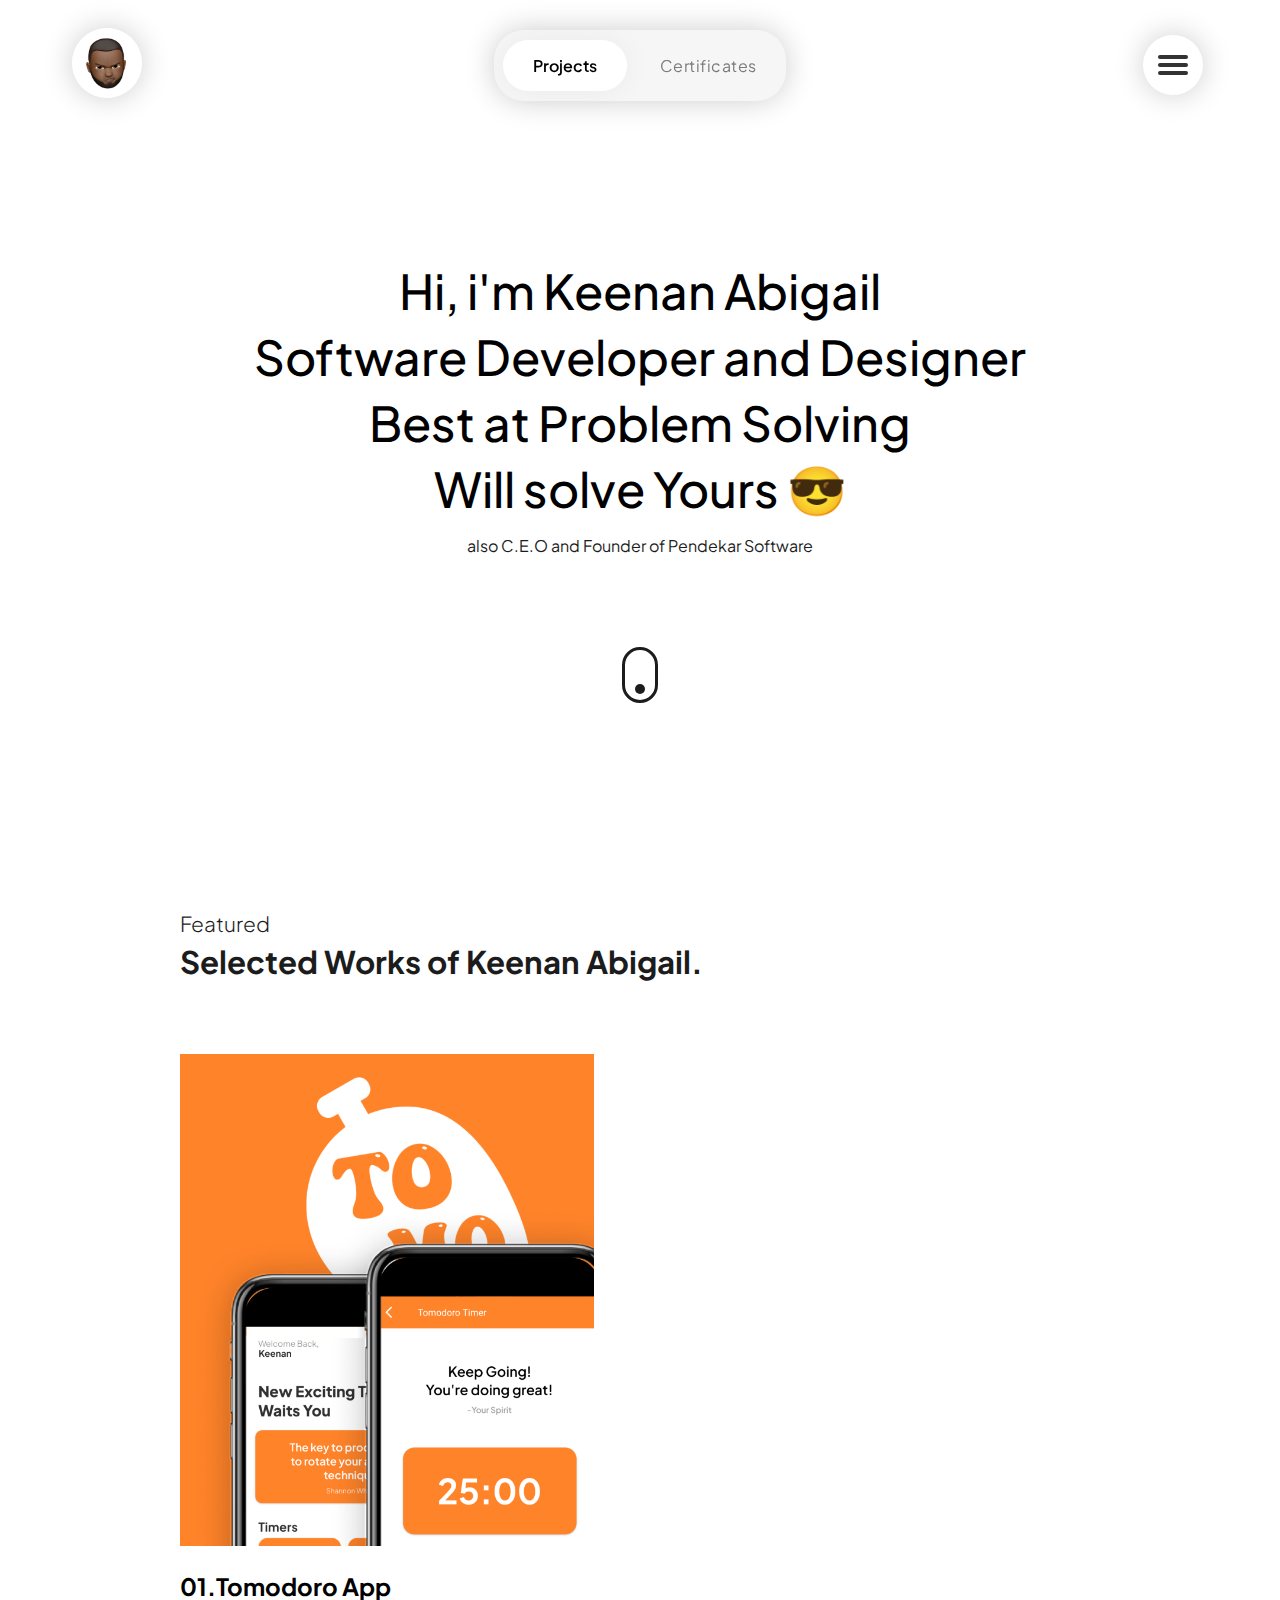
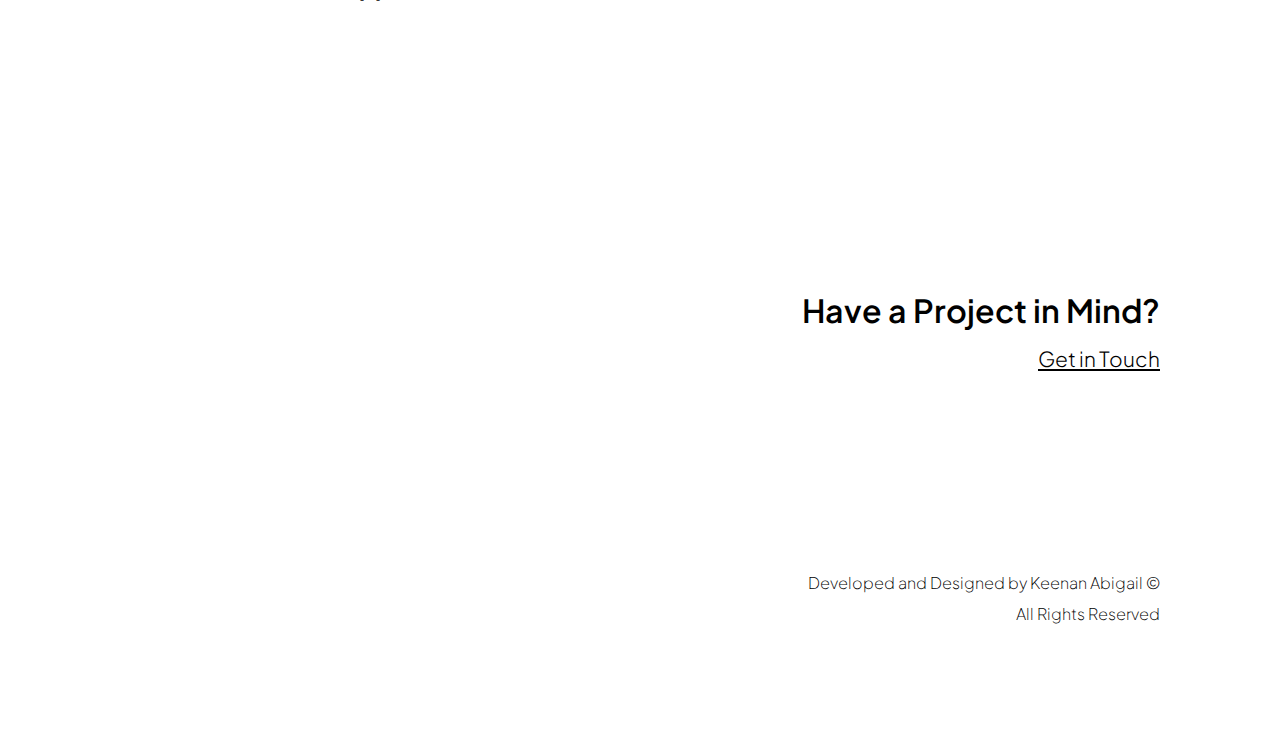
<file: index.html>
<!DOCTYPE html>
<html lang="en">

<head>
    <meta charset="UTF-8">
    <meta name="viewport" content="width=, initial-scale=1.0">

    <!-- LogoIcon -->
    <link rel="shortcut icon" href="assets/Frame 6.png" \type="image/x-icon">

    <!-- Fonts -->
    <link rel="preconnect" href="https://fonts.googleapis.com">
    <link rel="preconnect" href="https://fonts.gstatic.com" crossorigin>
    <link
        href="https://fonts.googleapis.com/css2?family=Inter:wght@100;200;300;400;500;600;700;800;900&family=Plus+Jakarta+Sans:ital,wght@0,200;0,300;0,400;0,500;0,600;0,700;0,800;1,200;1,300;1,400;1,500;1,600;1,700;1,800&family=Poppins:wght@100;200;300;400;500;600;700;800;900&family=Space+Grotesk:wght@300;400;500;600;700&display=swap"
        rel="stylesheet">

    <!-- CSS Style Sheet -->
    <link rel="stylesheet" href="style/index.css">
    <title>Keenan Abigail</title>
</head>

<body>

    <!-- todo Navbar -->
    <div class="navbar-wrapper">
        <div class="navbar">
            <div class="navbar-logo" id="logo">
                <div class="img-logo">
                    <img id="imgsup" src="assets/Interactivesup-before.png" alt="" width="70px">
                </div>

            </div>

            <div class="navbar-item">
                <div class="list-item">
                    <ul>
                        <li><a class="txt-home" href="#" id="projek">Projects</a></li>
                        <li><a class="txt" href="#" id="serti">Certificates</a></li>
                        <!-- <li><a class="txt" href="#experience">Experience</a></li>
                        <li><a class="txt" href="#project">Project</a></li>
                        <li><a class="txt" href="#contact">contact</a></li> -->
                    </ul>

                </div>
            </div>

            <div class="navbar-portfolio">
                <div class="hamburger-menu" id="hamburger">
                    <div class="bar"></div>
                    <div class="bar"></div>
                    <div class="bar"></div>
                </div>
            </div>
        </div>

        <div class="hamburger-box">
            <div class="left">
                <div class="box-sup" id="sup">
                    <div class="container-sup" id="csup">
                        <div class="text-sup" id="tsup">
                            <p>Olá!</p>
                        </div>
                    </div>
                </div>
            </div>

            <div class="right">
                <div class="box-nav" id="box">
                    <div class="home-box" id="home">
                        <img src="assets/Home-Icon.png" alt="home-icon">
                        <h3>Home</h3>
                    </div>
                    <div class="about-box" id="about">
                        <img src="assets/About-Vector.png" alt="about-icon">
                        <h3>About</h3>
                    </div>
                </div>
            </div>
        </div>
    </div>

    <!-- todo Navbar -->

    <!-- todo Hero -->
    <div class="hero-block">
    </div>
    <div class="hero">
        <div class="text-hero">
            <p>Hi, i'm Keenan Abigail</p>
            <p>Software Developer and Designer</p>
            <p>Best at Problem Solving</p>
            <p>Will solve Yours 😎</p>

        </div>
        <div class="subtext-hero">
            <p>also C.E.O and Founder of Pendekar Software</p>
        </div>
    </div>

    <div class="slider-section">
        <div class="slider" id="slider">
            <div class="dot"></div>
        </div>
    </div>
    <!-- todo Hero -->

    <!-- todo Fill -->
    <div class="projects-container">
        <div class="projects-header">
            <div class="projects-sub">
                <p>Featured</p>
                <h2>Selected Works of Keenan Abigail.</h2>
            </div>
        </div>
        <div class="projects">
            <div class="project1">
                <div class="img-project" id="project1">
                    <div class="hover1" id="hoverpr1">
                        <p>Not Ready</p>
                    </div>
                </div>
                <h2 class="title-project1">01.Tomodoro App</h2>
            </div>
        </div>
    </div>
    <!-- todo Fill -->

    <!-- todo Footer -->
    <div class="footer">
        <div class="left-footer">
            <div class="image-gif">
                <h1>CONTACTS</h1>
            </div>
            <!-- <div class="text1">
                <h1>CONTACTS</h1>
            </div>
            <div class="text3">
                <h1>CONTACTS</h1>
            </div>
            <img src="https://abhishekjha.me/2020/photos/cont2.gif"></img>
            <div class="text2">
                <h1>CONTACTS</h1>
            </div> -->
        </div>
        <div class="right-footer">
            <p class="footer-title">Have a Project in Mind?</p>
            <p class="footer-link" id="link">Get in Touch</p>
            <p class="copyright1">Developed and Designed by Keenan Abigail ©</p>
            <p class="copyright2">All Rights Reserved</p>
        </div>
    </div>
    <!-- todo Footer -->

    <script src="javaScript/index.js"></script>
</body>

</html>
</file>
<file: style/index.css>
* {
    margin: 0;
    padding: 0;
    font-family: 'Plus Jakarta Sans', sans-serif;
}

/* make the Scroll behavior of HTML Smooth */
html {
    scroll-behavior: smooth;
}

body {
    overflow-x: hidden;
}

/* make the Navigation Bar */
.navbar-wrapper {
    position: fixed;
    z-index: 100;
}

.navbar {
    width: 100%;
    height: 10vh;
    display: flex;
    margin-top: 20px;
    justify-content: space-between;
}

.navbar-logo {
    width: 20%;
    height: 100%;
    display: flex;
    flex-direction: column;
    justify-content: center;
    align-items: center;
    box-shadow: 1px #0000003e;
    cursor: pointer;
    z-index: 100;
}

.navbar-logo :hover {
    scale: 105%;
    transition: 0.5s;
}

.navbar-logo img {
    border-radius: 100px;
    scale: 100%;
    box-shadow: 0px 0px 30px rgba(0, 0, 0, 0.2);
    transition: 0.5s;
}


.navbar-item {
    width: 80%;
    height: 100%;
    display: flex;
    justify-content: center;
    align-items: center;
    font-family: "Poppins";
    font-size: 18;
}

ul {
    list-style-type: none;
}

li {
    height: 500px;
    display: inline;
    margin-left: 5px;
}


li .txt-home {
    text-decoration: none;
    color: #000000;
    font-weight: 600;
    background-color: #fff;
    border-radius: 60px;
    padding: 15px 30px;
    box-shadow: 0px 0px 30px rgba(0, 0, 0, 0.05);
    transition: 0.5s;
}

.navbar-portfolio {
    width: 20%;
    height: 100%;
    display: flex;
    flex-direction: column;
    justify-content: center;
    align-items: center;
}

.list-item {
    background-color: #F6F6F6;
    border-radius: 30px;
    padding: 25px 4px;
    box-shadow: 0px 0px 30px rgba(0, 0, 0, 0.2);
}

.list-item .txt {
    position: relative;
    text-decoration: none;
    color: #7B7B7B;
    letter-spacing: 0.5px;
    padding: 30px 25px;
    transition: 0.5s;
}

.list-item .txt::after {
    content: '';
    position: absolute;
    background-color: #7B7B7B;
    /* height: 2px;
    width: 0%;
    left: 0;
    bottom: -7px; */
    transition: 0.3s;
}

.list-item .txt:hover {
    color: #000000;
    font-weight: 600;
}

.list-item .txt:hover::after {
    width: 100%;
}

/* Make a Hamburger Menu */
.hamburger-menu {
    width: 60px;
    height: 60px;
    background-color: #fff;
    border-radius: 50%;
    display: flex;
    flex-direction: column;
    justify-content: center;
    align-items: center;
    cursor: pointer;
    box-shadow: 0px 0px 30px rgba(0, 0, 0, 0.2);
    transition: 0.5s;

}

.bar {
    width: 30px;
    height: 4px;
    background-color: #333;
    margin: 2px;
    border-radius: 2px;
    transition: transform 0.4s ease;
}

.hamburger-menu:hover {
    scale: 120%;
    transition: 0.5s;
}

.hamburger-box {
    width: 100vw;
    height: 10vh;
    display: flex;
    justify-content: center;
}

/* make a sup when logo is clicked */
.left {
    width: 50vw;
    height: 10vh;
    display: flex;
    justify-content: flex-start;
}

.box-sup {
    visibility: hidden;
    display: flex;
    justify-content: center;
    align-items: center;
    margin-left: 105px;
    opacity: 0%;
    width: 65px;
    height: 35px;
    background: #1c1c1c;
    color: #ffffff;
    border-radius: 22px;
    transition: 0.5s;
}

.text-sup {
    font-size: 0.9em;
    padding: 5px 15px;
}

/* hide the Box Nav at start */
.right {
    width: 50vw;
    height: 10vw;
    display: flex;
    justify-content: flex-end;
}

.box-nav {
    visibility: hidden;
    display: flex;
    flex-direction: column;
    width: 110px;
    height: 80px;
    margin-right: -150px;
    border-radius: 12px;
    padding-left: 20px;
    background: #ffffff;
    box-shadow: 0px 0px 30px rgba(0, 0, 0, 0.2);
    transition: 0.5s;
    -webkit-transition: 0.5s;
    -moz-transition: 0.5s;
    -ms-transition: 0.5s;
    -o-transition: 0.5s;
}

.home-box {
    margin-top: 15px;
    cursor: pointer;
    display: flex;
    flex-direction: row;
}

.home-box img {
    width: 23px;
    height: 20px;
    margin-right: 10px;
    max-width: 100%;
}

.about-box {
    margin-top: 25px;
    cursor: pointer;
    display: flex;
    flex-direction: row;
    color: #7B7B7B;
    transition: 0.5s;
}

.about-box:hover {
    margin-top: 25px;
    cursor: pointer;
    display: flex;
    flex-direction: row;
    color: #000000;
    transition: 0.5s;
}

.about-box img {
    width: 23px;
    height: 20px;
    margin-right: 10px;
    max-width: 100%;
}

/* Make the Hamburger turn to X when Clicked */

.hamburger-menu.active .bar:nth-child(1) {
    transform: translateY(8px) rotate(45deg);
}

.hamburger-menu.active .bar:nth-child(2) {
    opacity: 0;
}

.hamburger-menu.active .bar:nth-child(3) {
    transform: translateY(-8px) rotate(-45deg);
}

/* show the box nav when active */

.box-nav.active {
    visibility: visible;
    width: 150px;
    height: 105px;
    margin-right: 120px;
    border-radius: 12px;
    display: flex;
    flex-direction: column;
    padding-left: 20px;
    background: #ffffff;
    box-shadow: 0px 0px 30px rgba(0, 0, 0, 0.2);
    transition: 0.5s;
}

/* membuat teks sup muncul */

.box-sup.active {
    visibility: visible;
    display: flex;
    justify-content: center;
    align-items: center;
    margin-left: 105px;
    opacity: 100%;
    width: 65px;
    height: 35px;
    background: #1c1c1c;
    color: #ffffff;
    transition: 0.5s;
    border-radius: 22px;
}

/* Navigation Bar Finished */




/* Make a Hero, just a Short Introduction */

.hero-block {
    height: 20vh;
}

.hero {
    width: 100vw;
    height: 50vh;
    display: flex;
    flex-direction: column;
    justify-content: center;
    align-items: center;
    text-align: center;
}

.text-hero {
    font-size: 3em;
    font-weight: 500;
}

.text-hero p {
    margin-top: 5px;
}

.subtext-hero {
    margin-top: 15px;
    font-size: 1em;
    color: #1c1c1c;
}


/* this is a Slider that transition to Projects */

.slider-section {
    width: 100vw;
    height: 10vh;
    display: flex;
    justify-content: center;
    align-items: center;
}

.slider {
    width: 30px;
    height: 50px;
    border: 3px solid #1c1c1c;
    border-radius: 80px;
    display: flex;
    justify-content: center;
    align-items: center;
    cursor: pointer;
    transition: 0.5s;
}

.slider:hover {
    scale: 120%;
}

.slider:hover .dot {
    transition: 0.5s;
    margin-top: -28px;
}

.dot {
    width: 10px;
    height: 10px;
    background: #1c1c1c;
    border-radius: 100px;
    margin-top: 28px;
    transition: 0.5s;
}

/* hero is done */

/* Show the Projects */

.projects-container {
    width: 100vw;
    height: 90vh;
    margin-top: 180px;
}

.projects-header {
    width: 100vw;
    height: 10vh;
    display: flex;
    justify-content: flex-start;
    align-items: center;
    padding-left: 180px;
}

.projects-sub {
    font-weight: 300;
    font-size: 1.3em;
    color: #1c1c1c;
}

.projects-sub p {
    margin-bottom: 5px;
}

.projects {
    width: 100vw;
    height: 80vh;
    display: flex;
    flex-direction: column;
}

.project1 {
    width: 100vw;
    height: 75vh;
    display: flex;
    flex-direction: column;
    justify-content: flex-start;
    justify-content: center;
    padding-left: 180px;

}

.img-project {
    max-width: 100%;
    width: 30%;
    height: 70%;
    display: flex;
    justify-content: center;
    justify-content: end;
    padding: 10px 15px;
    cursor: not-allowed;
    background-image: url(img-tomodoro.png);
    background-size: cover;
}

.title-project1 {
    margin-top: 25px;
}

/* added Not Ready animation */

.hover1 {
    visibility: hidden;
    scale: 0%;
    display: flex;
    justify-content: center;
    align-items: center;
    text-align: center;
    width: 15%;
    height: 15%;
    background: #FF8329;
    color: #ffffff;
    opacity: 0%;
    border-radius: 100%;
    border: 3px solid #ffffff;
    transition: 0.3s;

}

.img-project:hover .hover1 {
    visibility: visible;
    scale: 100%;
    transition: 0.3s;
    font-size: 1em;
    display: flex;
    justify-content: center;
    align-items: center;
    width: 15%;
    height: 15%;
    background: #FF8329;
    color: #ffffff;
    opacity: 100%;
    text-align: center;
    border-radius: 100%;
    border: 3px solid #ffffff;
}

/* make a footer */

.footer {
    margin-top: 20vh;
    width: 100vw;
    height: 50vh;
    display: flex;
    flex-direction: row;
    justify-content: center;
    align-items: center;
}

.right-footer {
    width: 50%;
    height: 100%;
    display: flex;
    flex-direction: column;
    align-items: flex-end;
    padding-right: 120px;
}

.footer-title {
    font-size: 2em;
    font-weight: 600;
}

.footer-link {
    margin-top: 15px;
    font-size: 1.3em;
    font-weight: 300;
    cursor: pointer;
    text-decoration: underline;
}

.copyright1 {
    margin-top: 200px;
    font-size: 1em;
    font-weight: 200;
}

.copyright2 {
    font-size: 1em;
    margin-top: 10px;
    font-weight: 200;
}

.left-footer {
    width: 50%;
    height: 100%;
    display: flex;
    justify-content: center;
    align-items: flex-start;
    padding-left: 105px;
}

.image-gif {
    width: 80%;
    height: 80%;
    display: flex;
    align-items: center;
    justify-content: center;
    border-radius: 22px;
    background-image: url(https://abhishekjha.me/2020/photos/cont2.gif);
}

.image-gif h1 {
    font-size: 5em;
    font-weight: 800;
    color: #ffffff;
    -webkit-text-stroke: 1px #ffffff;
}
</file>
